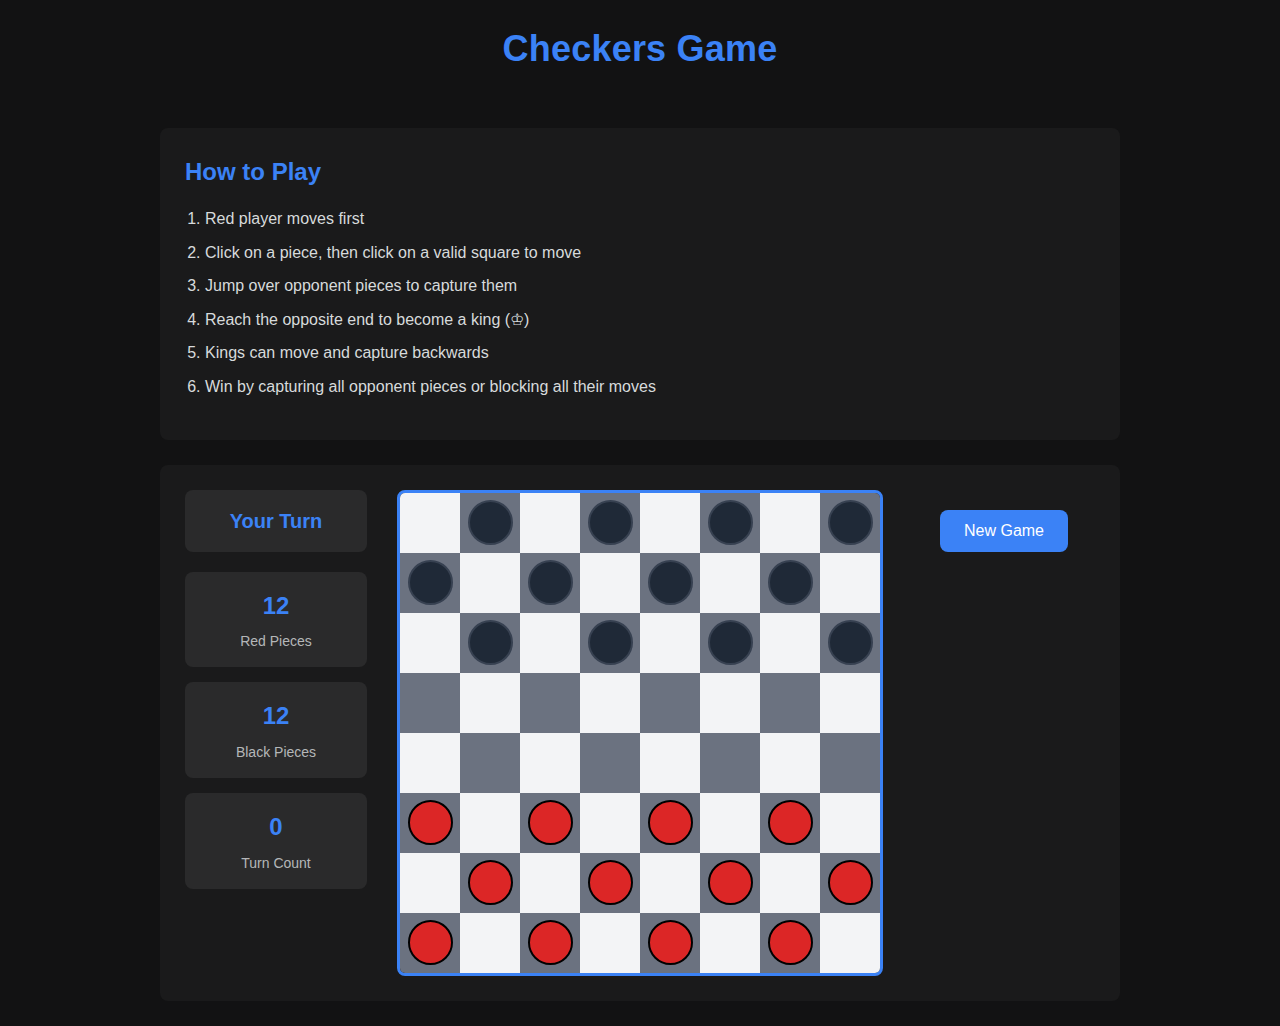
<file: checkers/checkers.html>
<!DOCTYPE html>
<html lang="en">

<head>
    <meta charset="UTF-8">
    <meta name="viewport" content="width=device-width, initial-scale=1.0">
    <title>Checkers Game</title>
    <script src="checkers.js"></script>
    <link rel="stylesheet" href="checkers.css">
</head>

<body>
    <header>
        <h1>Checkers Game</h1>
    </header>

    <div class="container">
        <div class="section instructions">
            <h2>How to Play</h2>
            <ol>
                <li>Red player moves first</li>
                <li>Click on a piece, then click on a valid square to move</li>
                <li>Jump over opponent pieces to capture them</li>
                <li>Reach the opposite end to become a king (♔)</li>
                <li>Kings can move and capture backwards</li>
                <li>Win by capturing all opponent pieces or blocking all their moves</li>
            </ol>
        </div>

        <div class="section game-area">
            <div class="game-info">
                <div id="current-player" class="current-player">Red Player's Turn</div>
                <div class="stats">
                    <div class="stat">
                        <div id="red-pieces" class="stat-value">12</div>
                        <div class="stat-label">Red Pieces</div>
                    </div>
                    <div class="stat">
                        <div id="black-pieces" class="stat-value">12</div>
                        <div class="stat-label">Black Pieces</div>
                    </div>
                    <div class="stat">
                        <div id="turn-count" class="stat-value">0</div>
                        <div class="stat-label">Turn Count</div>
                    </div>
                </div>
            </div>

            <div class="board-container">
                <div id="board" class="board"></div>
            </div>

            <div class="game-info">
                <div class="controls">
                    <button id="new-game" class="btn">New Game</button>
                </div>
            </div>
        </div>
    </div>

    <div id="game-over" class="game-over hidden">
        <div class="game-over-content">
            <h2 id="winner-text">Game Over!</h2>
            <p id="winner-message">Red Wins!</p>
            <button onclick="newGame()" class="btn">Play Again</button>
        </div>
    </div>

    <script>

    </script>
</body>

</html>
</file>
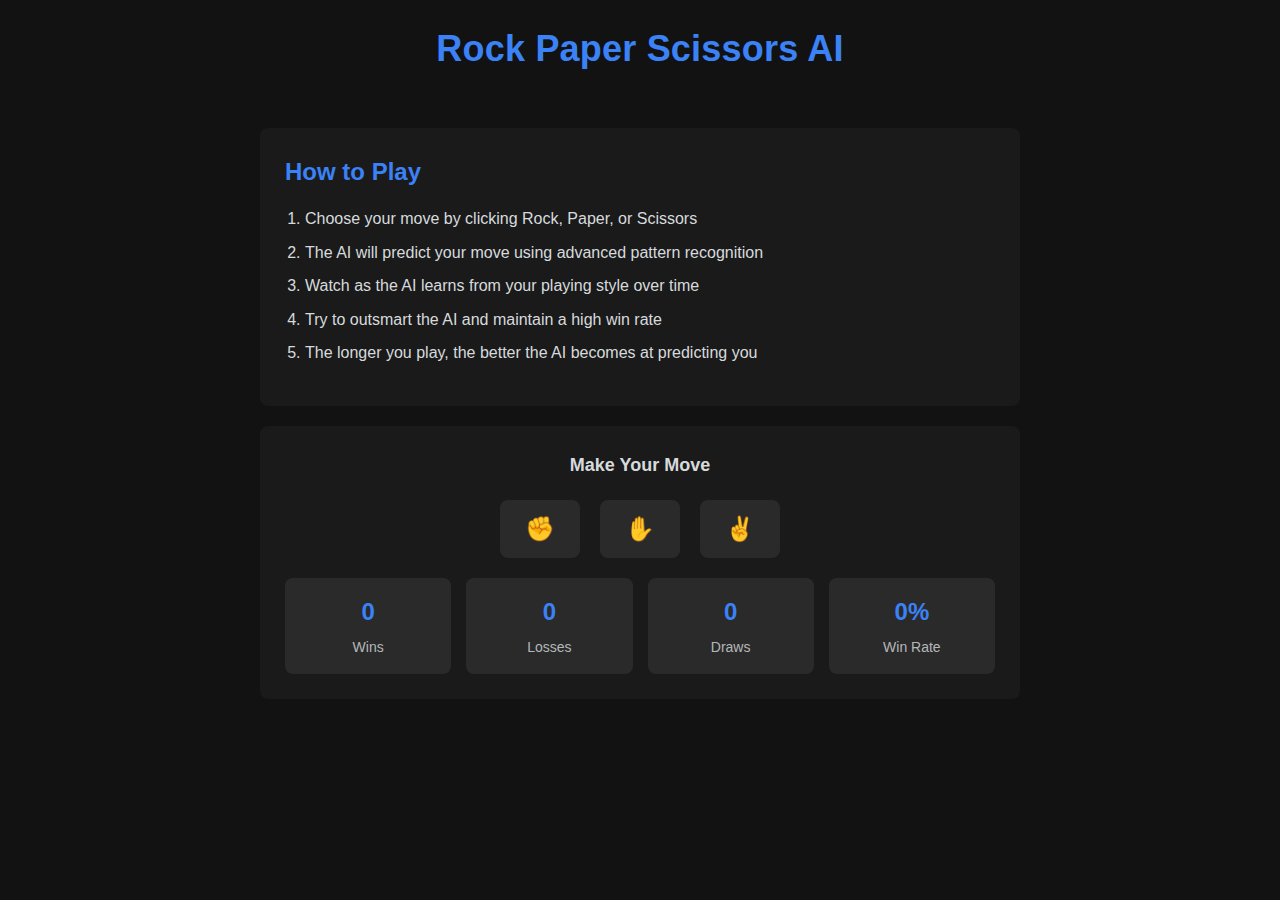
<file: rps/rps.html>
<!DOCTYPE html>
<html lang="en">
<head>
    <meta charset="UTF-8">
    <meta name="viewport" content="width=device-width, initial-scale=1.0">
    <title>Rock Paper Scissors AI</title>
    <script src="main.js"></script>
    <link rel="stylesheet" href="styles.css">
</head>
<body>
    <header>
        <h1>Rock Paper Scissors AI</h1>
    </header>

    <div class="container">
        <div class="section instructions">
            <h2>How to Play</h2>
            <ol>
                <li>Choose your move by clicking Rock, Paper, or Scissors</li>
                <li>The AI will predict your move using advanced pattern recognition</li>
                <li>Watch as the AI learns from your playing style over time</li>
                <li>Try to outsmart the AI and maintain a high win rate</li>
                <li>The longer you play, the better the AI becomes at predicting you</li>
            </ol>
        </div>

        <div class="section game-controls">
            <h3>Make Your Move</h3>
            <div class="choices">
                <button class="choice" data-choice="r">✊</button>
                <button class="choice" data-choice="p">✋</button>
                <button class="choice" data-choice="s">✌️</button>
            </div>

            <div id="moves-display" class="moves-display hidden">
                <div class="move">
                    <div id="player-move" class="move-emoji"></div>
                    <div class="move-label">You</div>
                </div>
                <div class="vs">VS</div>
                <div class="move">
                    <div id="ai-move" class="move-emoji"></div>
                    <div class="move-label">AI</div>
                </div>
            </div>

            <div class="result">
                <div id="result-text" class="result-text"></div>
            </div>

            <div class="stats">
                <div class="stat">
                    <div id="wins" class="stat-value">0</div>
                    <div class="stat-label">Wins</div>
                </div>
                <div class="stat">
                    <div id="losses" class="stat-value">0</div>
                    <div class="stat-label">Losses</div>
                </div>
                <div class="stat">
                    <div id="draws" class="stat-value">0</div>
                    <div class="stat-label">Draws</div>
                </div>
                <div class="stat">
                    <div id="win-rate" class="stat-value">0%</div>
                    <div class="stat-label">Win Rate</div>
                </div>
            </div>
        </div>
    </div>
</body>
</html>
</file>
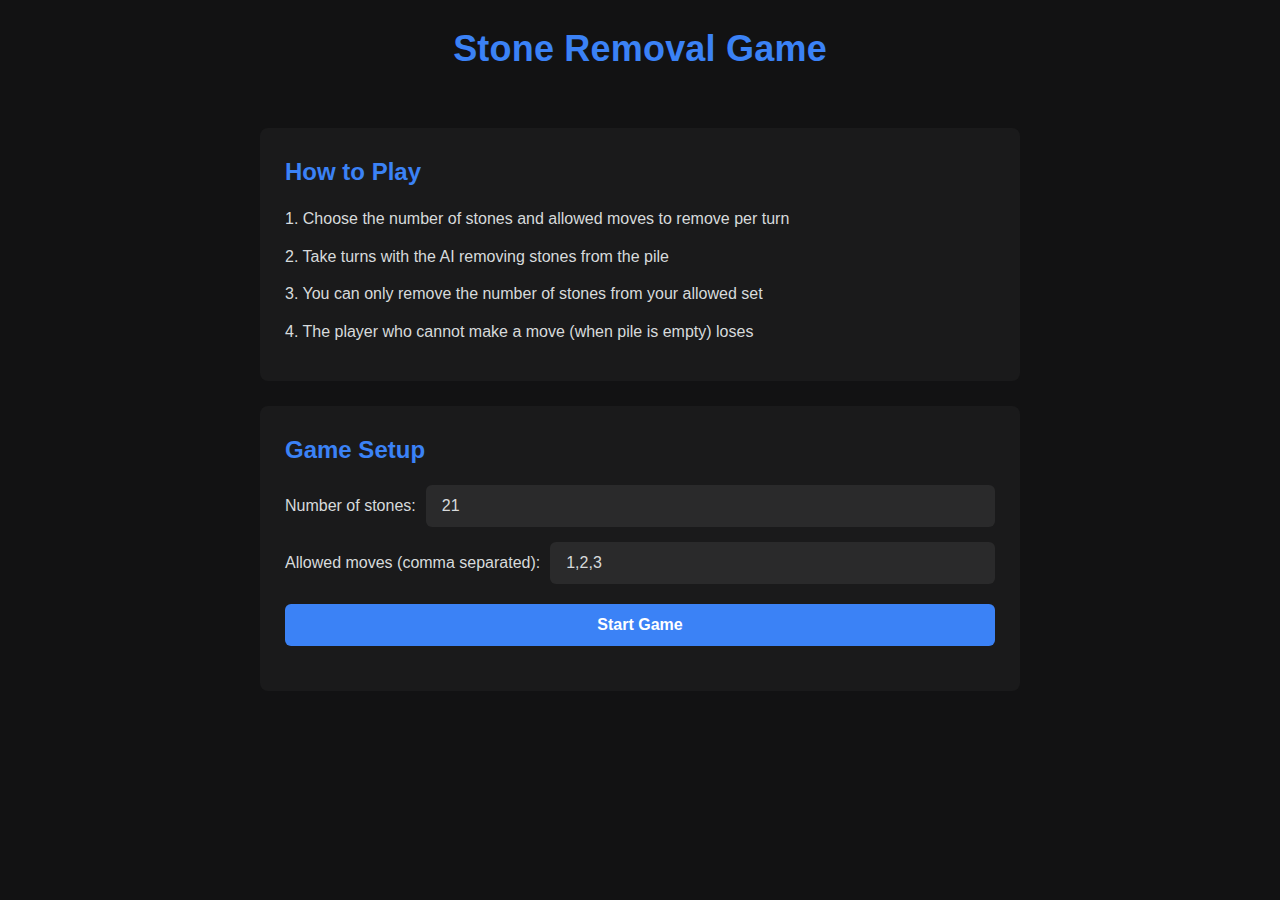
<file: stones/stones.html>
<!DOCTYPE html>
<html lang="en">
<head>
    <meta charset="UTF-8">
    <meta name="viewport" content="width=device-width, initial-scale=1.0">
    <title>Stone Removal Game</title>
    <script src="main.js"></script>
    <link rel="stylesheet" href="styles.css">
</head>
<body>
    <header>
        <h1>Stone Removal Game</h1>
    </header>

    <div class="container">
        <div class="section instructions">
            <h2>How to Play</h2>
            <p>1. Choose the number of stones and allowed moves to remove per turn</p>
            <p>2. Take turns with the AI removing stones from the pile</p>
            <p>3. You can only remove the number of stones from your allowed set</p>
            <p>4. The player who cannot make a move (when pile is empty) loses</p>
        </div>

        <div id="setup-section" class="section">
            <h2>Game Setup</h2>
            <div class="setup-row">
                <label for="stone-count">Number of stones:</label>
                <input type="number" id="stone-count" min="1" max="50" value="21">
            </div>
            <div class="setup-row">
                <label for="allowed-moves">Allowed moves (comma separated):</label>
                <input type="text" id="allowed-moves" value="1,2,3" placeholder="e.g., 1,2,3">
            </div>
            <div class="controls-grid">
                <button id="start-game-btn">Start Game</button>
            </div>
        </div>

        <div id="game-section" class="section hidden">
            <div class="stone-counter" id="stone-counter">Stones: 0</div>
            <div class="stone-pile" id="stone-pile"></div>
            
            <div id="game-status" class="game-status">Ready to play!</div>
            
            <div id="last-move" class="last-move hidden">
                <span id="last-move-text">No moves yet</span>
            </div>
            
            <div id="coin-toss-section">
                <div class="controls-grid">
                    <button id="coin-toss-btn">Flip Coin (Who Goes First)</button>
                </div>
            </div>

            <div id="player-turn" class="hidden">
                <div class="player-controls">
                    <label for="move-select">Remove stones:</label>
                    <select id="move-select"></select>
                    <button id="make-move-btn">Make Move</button>
                </div>
            </div>

            <div class="controls-grid">
                <button id="new-game-btn">New Game</button>
            </div>
        </div>
    </div>
</body>
</html>
</file>
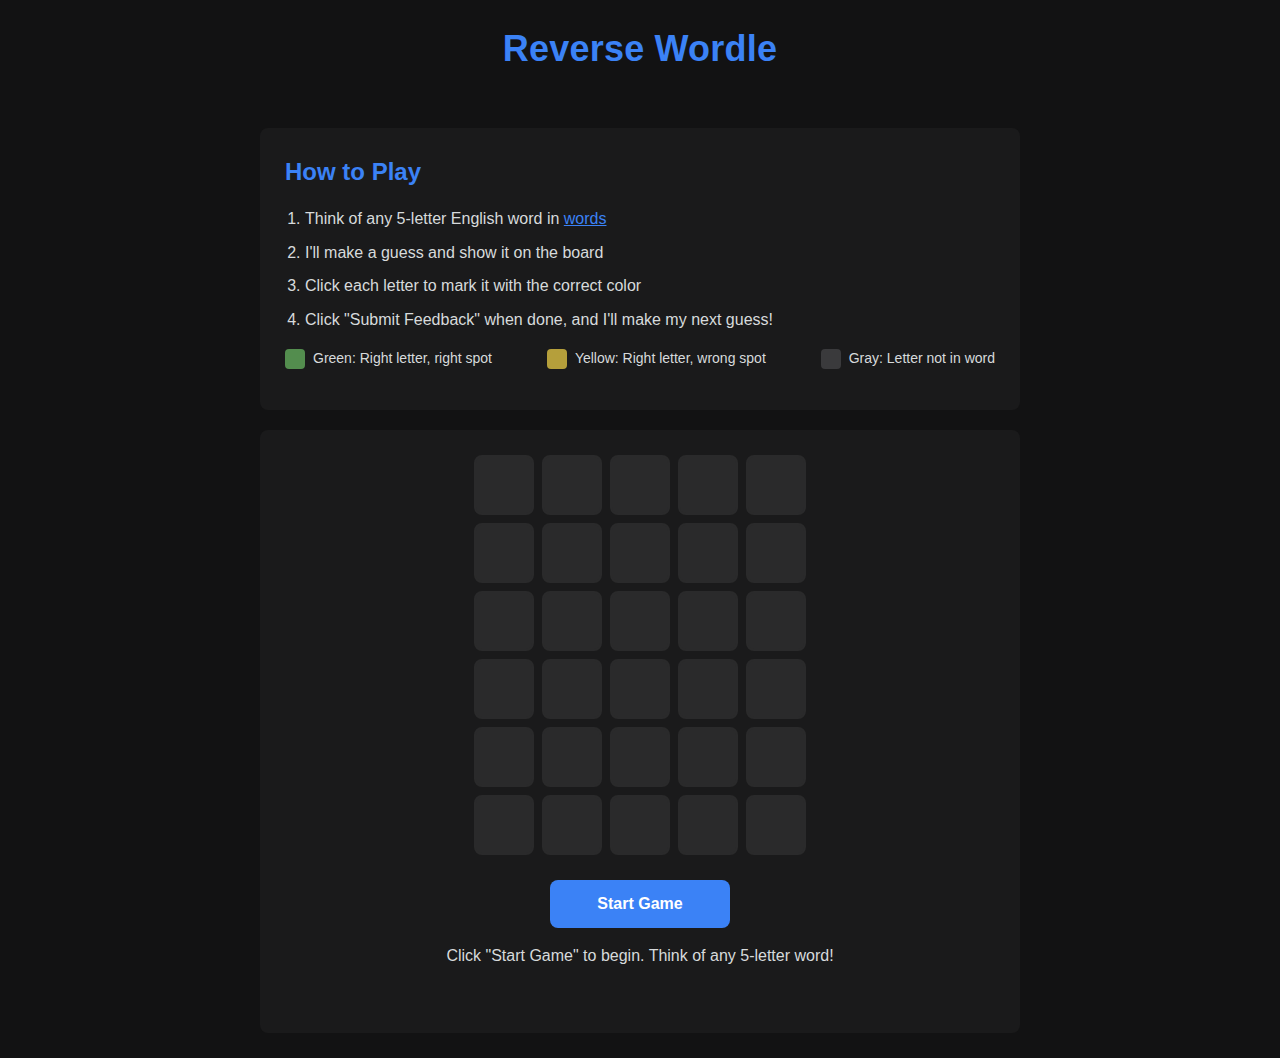
<file: wordle/wordle.html>
<!DOCTYPE html>
<html lang="en">
<head>
    <meta charset="UTF-8">
    <meta name="viewport" content="width=device-width, initial-scale=1.0">
    <title>Reverse Wordle</title>
    <link rel="stylesheet" href="styles.css">
    <script src="main.js"></script>
</head>
<body>
    <header>
        <h1>Reverse Wordle</h1>
    </header>

    <div class="container">
        <div class="section instructions">
            <h2>How to Play</h2>
            <ol>
                <li>Think of any 5-letter English word in <a href="https://github.com/S-Gemmin/valid-words/tree/main" class="primary-link">words</a></li>
                <li>I'll make a guess and show it on the board</li>
                <li>Click each letter to mark it with the correct color</li>
                <li>Click "Submit Feedback" when done, and I'll make my next guess!</li>
            </ol>
            
            <div class="color-guide">
                <div class="color-item">
                    <div class="color-sample correct"></div>
                    <span>Green: Right letter, right spot</span>
                </div>
                <div class="color-item">
                    <div class="color-sample present"></div>
                    <span>Yellow: Right letter, wrong spot</span>
                </div>
                <div class="color-item">
                    <div class="color-sample absent"></div>
                    <span>Gray: Letter not in word</span>
                </div>
            </div>
        </div>

        <div class="section game-controls">
            <div class="board" id="board">
                <!-- Game board will be generated here -->
            </div>

            <div class="controls">
                <button class="button" id="startBtn">Start Game</button>
                <button class="button" id="submitBtn" style="display: none;">Submit Feedback</button>
                <button class="button secondary" id="aiInfoBtn" style="display: none;">Show AI Logic</button>
            </div>

            <div class="ai-info" id="aiInfo">
                <h4>AI Reasoning</h4>
                <p>I use information theory to pick the best guess. I calculate which word will give me the most information on average, helping me eliminate the most possibilities with each guess.</p>
                <p id="aiStats"></p>
            </div>

            <div class="status" id="status">
                Click "Start Game" to begin. Think of any 5-letter word!
            </div>
        </div>
    </div>

    <div class="modal" id="gameModal">
        <div class="modal-content">
            <h2 id="modalTitle">Game Over</h2>
            <p id="modalText">Result text here</p>
            <button class="button" id="newGameBtn">Play Again</button>
        </div>
    </div>
</body>
</html>
</file>
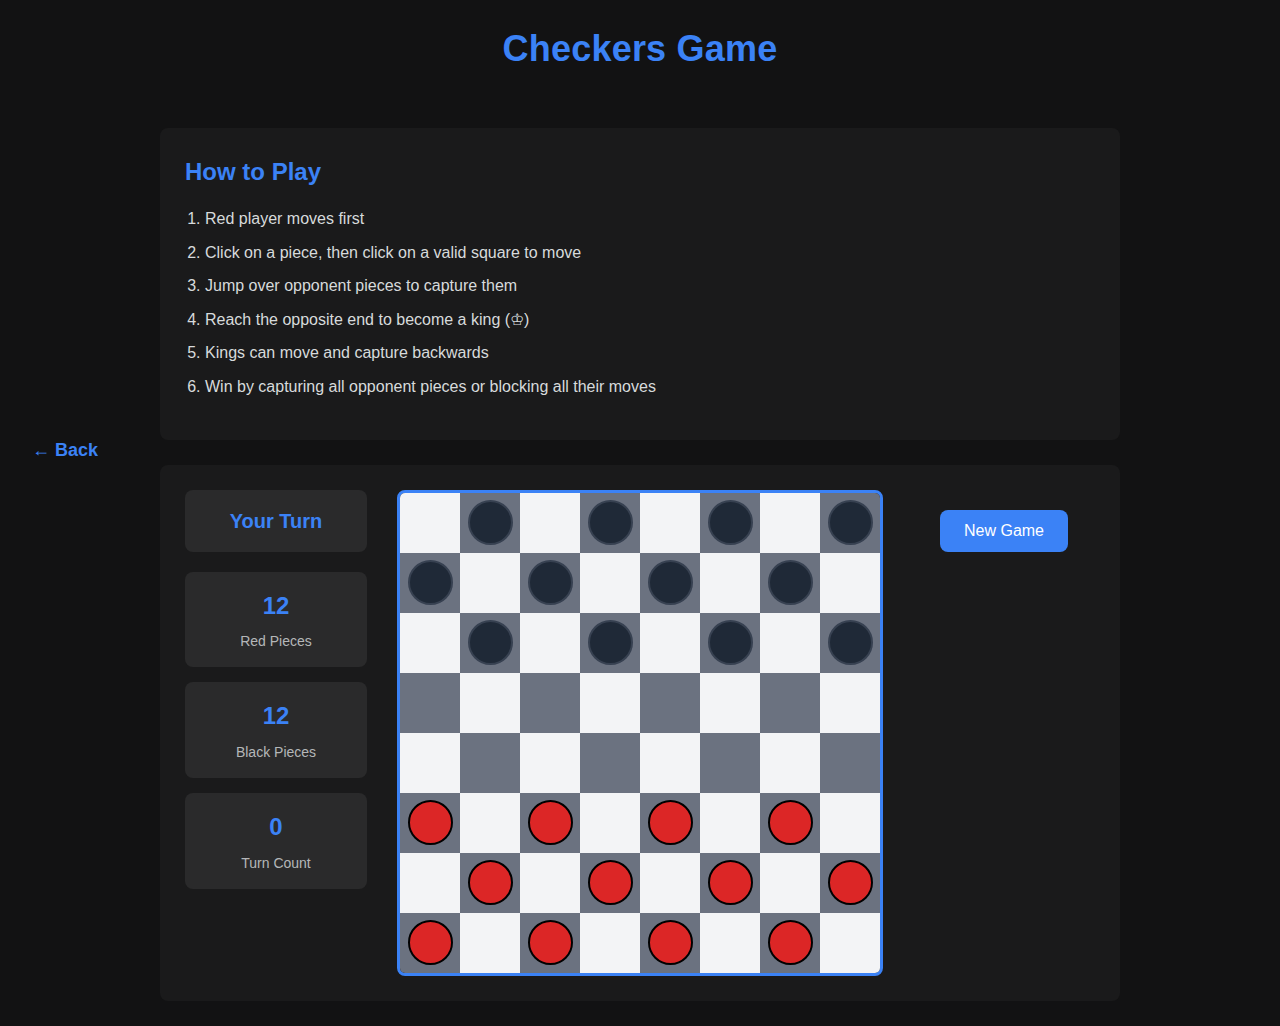
<file: games/checkers/checkers.html>
<!DOCTYPE html>
<html lang="en">

<head>
    <meta charset="UTF-8">
    <meta name="viewport" content="width=device-width, initial-scale=1.0">
    <title>Checkers Game</title>
    <script src="checkers.js"></script>
    <link rel="stylesheet" href="checkers.css">
    <link rel="stylesheet" href="../../assets/global.css">
    <link rel="icon" href="../../assets/icon.png" type="image/png">
</head>

<body>
    <header>
        <a href="../../index.html" class="back-button">← Back</a>
        <h1>Checkers Game</h1>
    </header>

    <div class="container">
        <div class="section instructions">
            <h2>How to Play</h2>
            <ol>
                <li>Red player moves first</li>
                <li>Click on a piece, then click on a valid square to move</li>
                <li>Jump over opponent pieces to capture them</li>
                <li>Reach the opposite end to become a king (♔)</li>
                <li>Kings can move and capture backwards</li>
                <li>Win by capturing all opponent pieces or blocking all their moves</li>
            </ol>
        </div>

        <div class="section game-area">
            <div class="game-info">
                <div id="current-player" class="current-player">Red Player's Turn</div>
                <div class="stats">
                    <div class="stat">
                        <div id="red-pieces" class="stat-value">12</div>
                        <div class="stat-label">Red Pieces</div>
                    </div>
                    <div class="stat">
                        <div id="black-pieces" class="stat-value">12</div>
                        <div class="stat-label">Black Pieces</div>
                    </div>
                    <div class="stat">
                        <div id="turn-count" class="stat-value">0</div>
                        <div class="stat-label">Turn Count</div>
                    </div>
                </div>
            </div>

            <div class="board-container">
                <div id="board" class="board"></div>
            </div>

            <div class="game-info">
                <div class="controls">
                    <button id="new-game" class="btn">New Game</button>
                </div>
            </div>
        </div>
    </div>

    <div id="game-over" class="game-over hidden">
        <div class="game-over-content">
            <h2 id="winner-text">Game Over!</h2>
            <p id="winner-message">Red Wins!</p>
            <button onclick="newGame()" class="btn">Play Again</button>
        </div>
    </div>

    <script>

    </script>
</body>

</html>
</file>
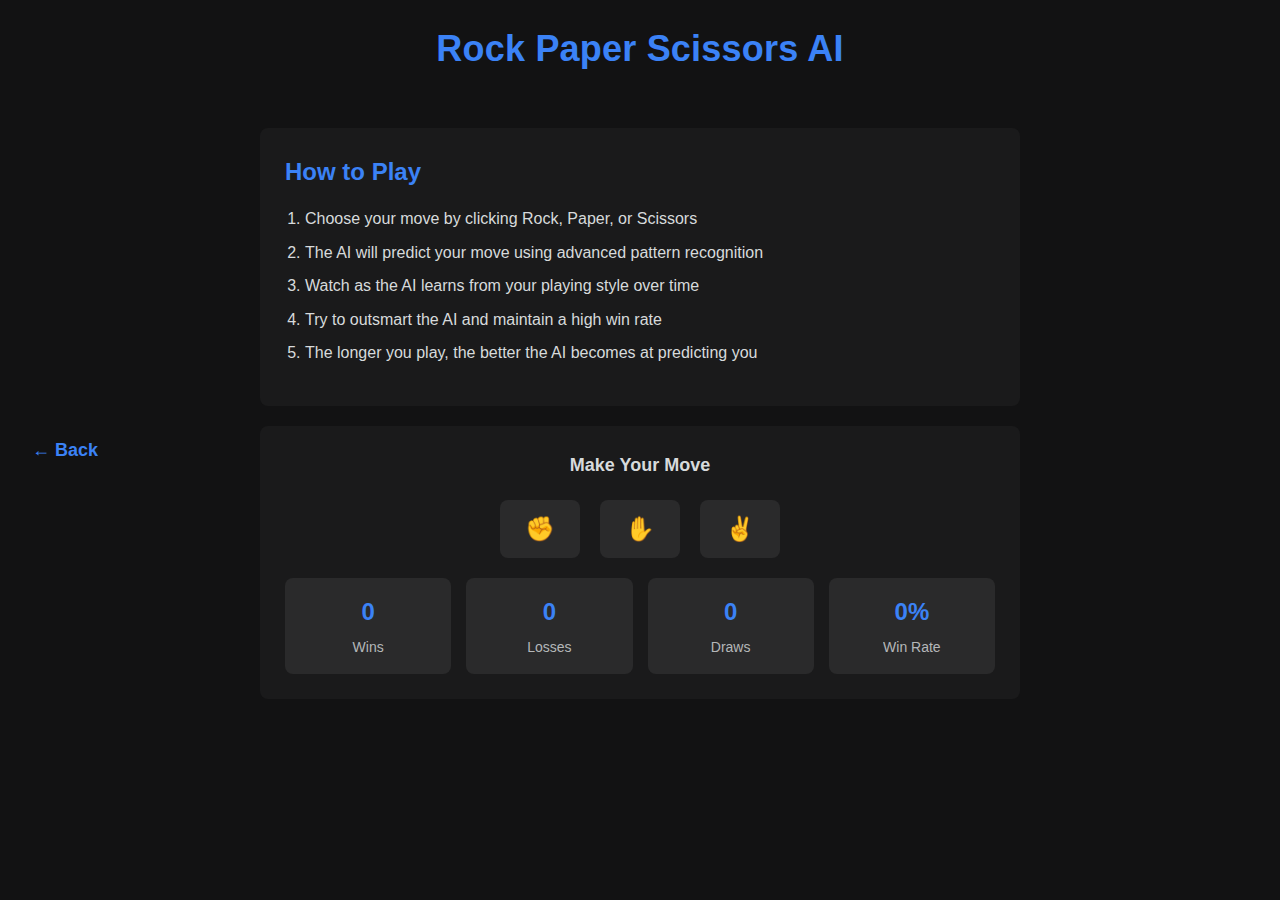
<file: games/rps/rps.html>
<!DOCTYPE html>
<html lang="en">
<head>
    <meta charset="UTF-8">
    <meta name="viewport" content="width=device-width, initial-scale=1.0">
    <title>Rock Paper Scissors AI</title>
    <script src="rps.js"></script>
    <link rel="stylesheet" href="rps.css">
    <link rel="stylesheet" href="../../assets/global.css">
    <link rel="icon" href="../../assets/icon.png" type="image/png">
</head>
<body>
    <header>
        <a href="../../index.html" class="back-button">← Back</a>
        <h1>Rock Paper Scissors AI</h1>
    </header>

    <div class="container">
        <div class="section instructions">
            <h2>How to Play</h2>
            <ol>
                <li>Choose your move by clicking Rock, Paper, or Scissors</li>
                <li>The AI will predict your move using advanced pattern recognition</li>
                <li>Watch as the AI learns from your playing style over time</li>
                <li>Try to outsmart the AI and maintain a high win rate</li>
                <li>The longer you play, the better the AI becomes at predicting you</li>
            </ol>
        </div>

        <div class="section game-controls">
            <h3>Make Your Move</h3>
            <div class="choices">
                <button class="choice" data-choice="r">✊</button>
                <button class="choice" data-choice="p">✋</button>
                <button class="choice" data-choice="s">✌️</button>
            </div>

            <div id="moves-display" class="moves-display hidden">
                <div class="move">
                    <div id="player-move" class="move-emoji"></div>
                    <div class="move-label">You</div>
                </div>
                <div class="vs">VS</div>
                <div class="move">
                    <div id="ai-move" class="move-emoji"></div>
                    <div class="move-label">AI</div>
                </div>
            </div>

            <div class="result">
                <div id="result-text" class="result-text"></div>
            </div>

            <div class="stats">
                <div class="stat">
                    <div id="wins" class="stat-value">0</div>
                    <div class="stat-label">Wins</div>
                </div>
                <div class="stat">
                    <div id="losses" class="stat-value">0</div>
                    <div class="stat-label">Losses</div>
                </div>
                <div class="stat">
                    <div id="draws" class="stat-value">0</div>
                    <div class="stat-label">Draws</div>
                </div>
                <div class="stat">
                    <div id="win-rate" class="stat-value">0%</div>
                    <div class="stat-label">Win Rate</div>
                </div>
            </div>
        </div>
    </div>
</body>
</html>
</file>
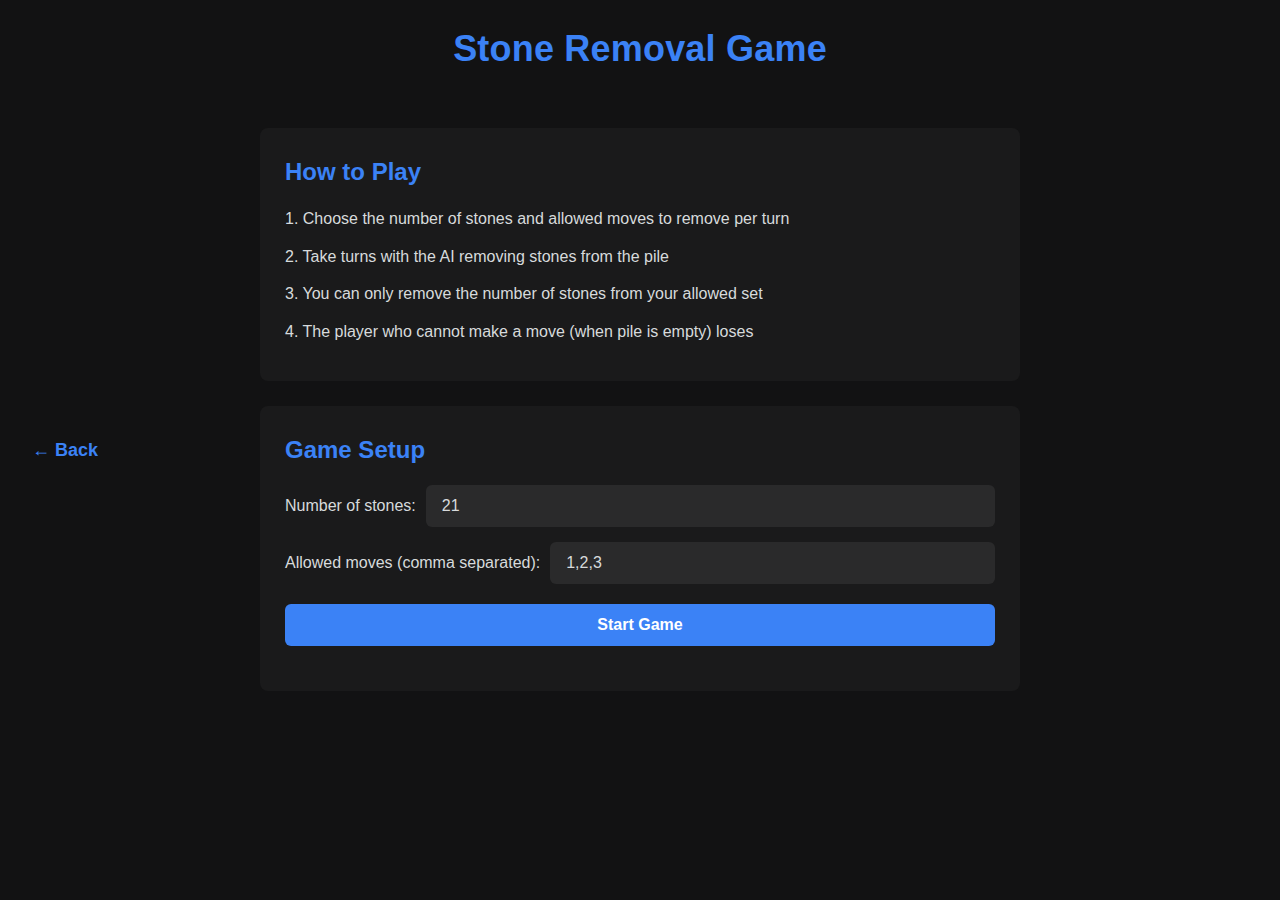
<file: games/stones/stones.html>
<!DOCTYPE html>
<html lang="en">
<head>
    <meta charset="UTF-8">
    <meta name="viewport" content="width=device-width, initial-scale=1.0">
    <title>Stone Removal Game</title>
    <script src="stones.js"></script>
    <link rel="stylesheet" href="stones.css">
    <link rel="stylesheet" href="../../assets/global.css">
    <link rel="icon" href="../../assets/icon.png" type="image/png">
</head>
<body>
    <header>
        <a href="../../index.html" class="back-button">← Back</a>
        <h1>Stone Removal Game</h1>
    </header>

    <div class="container">
        <div class="section instructions">
            <h2>How to Play</h2>
            <p>1. Choose the number of stones and allowed moves to remove per turn</p>
            <p>2. Take turns with the AI removing stones from the pile</p>
            <p>3. You can only remove the number of stones from your allowed set</p>
            <p>4. The player who cannot make a move (when pile is empty) loses</p>
        </div>

        <div id="setup-section" class="section">
            <h2>Game Setup</h2>
            <div class="setup-row">
                <label for="stone-count">Number of stones:</label>
                <input type="number" id="stone-count" min="1" max="50" value="21">
            </div>
            <div class="setup-row">
                <label for="allowed-moves">Allowed moves (comma separated):</label>
                <input type="text" id="allowed-moves" value="1,2,3" placeholder="e.g., 1,2,3">
            </div>
            <div class="controls-grid">
                <button id="start-game-btn">Start Game</button>
            </div>
        </div>

        <div id="game-section" class="section hidden">
            <div class="stone-counter" id="stone-counter">Stones: 0</div>
            <div class="stone-pile" id="stone-pile"></div>
            
            <div id="game-status" class="game-status">Ready to play!</div>
            
            <div id="last-move" class="last-move hidden">
                <span id="last-move-text">No moves yet</span>
            </div>
            
            <div id="coin-toss-section">
                <div class="controls-grid">
                    <button id="coin-toss-btn">Flip Coin (Who Goes First)</button>
                </div>
            </div>

            <div id="player-turn" class="hidden">
                <div class="player-controls">
                    <label for="move-select">Remove stones:</label>
                    <select id="move-select"></select>
                    <button id="make-move-btn">Make Move</button>
                </div>
            </div>

            <div class="controls-grid">
                <button id="new-game-btn">New Game</button>
            </div>
        </div>
    </div>
</body>
</html>
</file>
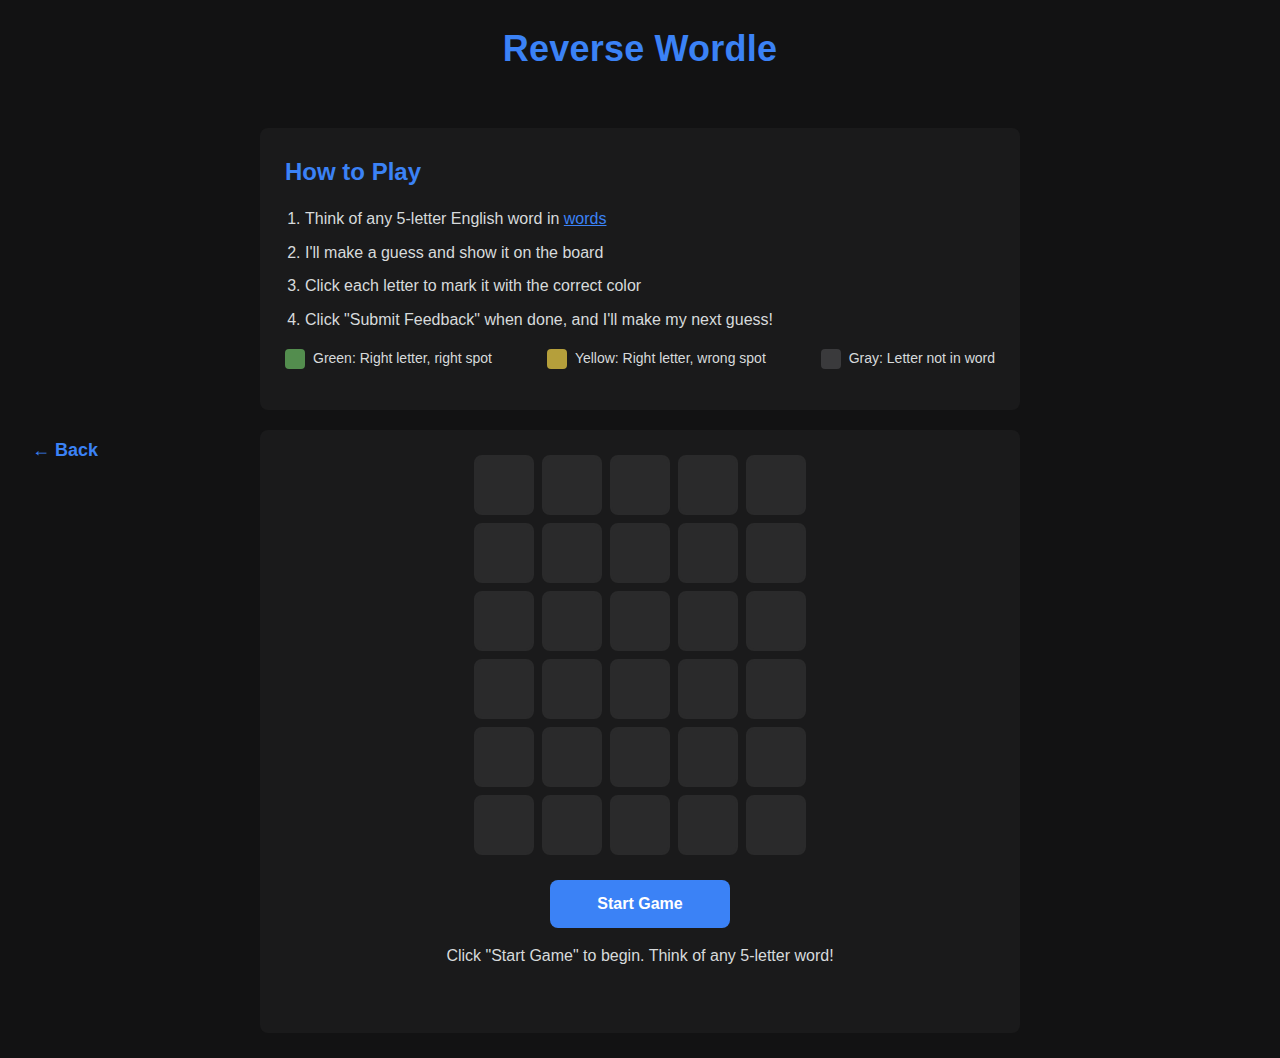
<file: games/wordle/wordle.html>
<!DOCTYPE html>
<html lang="en">
<head>
    <meta charset="UTF-8">
    <meta name="viewport" content="width=device-width, initial-scale=1.0">
    <title>Reverse Wordle</title>
    <script src="wordle.js"></script>
    <link rel="stylesheet" href="wordle.css">
    <link rel="stylesheet" href="../../assets/global.css">
    <link rel="icon" href="../../assets/icon.png" type="image/png">
</head>
<body>
    <header>
        <a href="../../index.html" class="back-button">← Back</a>
        <h1>Reverse Wordle</h1>
    </header>

    <div class="container">
        <div class="section instructions">
            <h2>How to Play</h2>
            <ol>
                <li>Think of any 5-letter English word in <a href="https://github.com/S-Gemmin/ai-game-lab" class="primary-link">words</a></li>
                <li>I'll make a guess and show it on the board</li>
                <li>Click each letter to mark it with the correct color</li>
                <li>Click "Submit Feedback" when done, and I'll make my next guess!</li>
            </ol>
            
            <div class="color-guide">
                <div class="color-item">
                    <div class="color-sample correct"></div>
                    <span>Green: Right letter, right spot</span>
                </div>
                <div class="color-item">
                    <div class="color-sample present"></div>
                    <span>Yellow: Right letter, wrong spot</span>
                </div>
                <div class="color-item">
                    <div class="color-sample absent"></div>
                    <span>Gray: Letter not in word</span>
                </div>
            </div>
        </div>

        <div class="section game-controls">
            <div class="board" id="board">
                <!-- Game board will be generated here -->
            </div>

            <div class="controls">
                <button class="button" id="startBtn">Start Game</button>
                <button class="button" id="submitBtn" style="display: none;">Submit Feedback</button>
                <button class="button secondary" id="aiInfoBtn" style="display: none;">Show AI Logic</button>
            </div>

            <div class="ai-info" id="aiInfo">
                <h4>AI Reasoning</h4>
                <p>I use information theory to pick the best guess. I calculate which word will give me the most information on average, helping me eliminate the most possibilities with each guess.</p>
                <p id="aiStats"></p>
            </div>

            <div class="status" id="status">
                Click "Start Game" to begin. Think of any 5-letter word!
            </div>
        </div>
    </div>

    <div class="modal" id="gameModal">
        <div class="modal-content">
            <h2 id="modalTitle">Game Over</h2>
            <p id="modalText">Result text here</p>
            <button class="button" id="newGameBtn">Play Again</button>
        </div>
    </div>
</body>
</html>
</file>
<file: checkers/checkers.css>
:root {
    --bg-color: #121213;
    --text-color: #d7dadc;
    --primary-color: #3B82F6;
    --secondary-bg: #1a1a1b;
    --hover-color: #2a2a2b;
    --red-piece: #dc2626;
    --black-piece: #1f2937;
    --light-square: #f3f4f6;
    --dark-square: #6b7280;
}

* {
    margin: 0;
    padding: 0;
    box-sizing: border-box;
}

body {
    font-family: 'Arial', sans-serif;
    background-color: var(--bg-color);
    color: var(--text-color);
    min-height: 100vh;
    display: flex;
    flex-direction: column;
    align-items: center;
    line-height: 1.6;
}

header {
    width: 100%;
    padding: 20px 0;
    text-align: center;
    margin-bottom: 30px;
}

h1 {
    font-size: 36px;
    font-weight: 700;
    letter-spacing: 0.2px;
    margin: 0;
    color: var(--primary-color);
}

.container {
    max-width: 1000px;
    width: 90%;
    padding: 0 20px;
}

.section {
    background-color: var(--secondary-bg);
    padding: 25px;
    margin-bottom: 25px;
    border-radius: 8px;
}

h2 {
    color: var(--primary-color);
    margin-bottom: 15px;
    font-size: 24px;
}

.instructions ol {
    padding-left: 20px;
    margin-bottom: 15px;
}

.instructions li {
    margin-bottom: 8px;
}

.game-area {
    display: grid;
    grid-template-columns: 1fr auto 1fr;
    gap: 30px;
    align-items: start;
}

.game-info {
    text-align: center;
}

.current-player {
    font-size: 20px;
    font-weight: bold;
    margin-bottom: 20px;
    padding: 15px;
    background-color: var(--hover-color);
    border-radius: 8px;
    color: var(--primary-color);
}

.board-container {
    display: flex;
    justify-content: center;
}

.board {
    display: grid;
    grid-template-columns: repeat(8, 60px);
    grid-template-rows: repeat(8, 60px);
    gap: 0;
    border: 3px solid var(--primary-color);
    border-radius: 8px;
    overflow: hidden;
}

.square {
    width: 60px;
    height: 60px;
    display: flex;
    align-items: center;
    justify-content: center;
    cursor: pointer;
    position: relative;
}

.square.light {
    background-color: var(--light-square);
}

.square.dark {
    background-color: var(--dark-square);
}

.square.selected {
    background-color: var(--primary-color) !important;
}

.square.valid-move {
    background-color: #22c55e !important;
}

.piece {
    width: 45px;
    height: 45px;
    border-radius: 50%;
    border: 2px solid #000;
    display: flex;
    align-items: center;
    justify-content: center;
    font-size: 18px;
    font-weight: bold;
    cursor: pointer;
    transition: transform 0.2s ease;
}

.piece:hover {
    transform: scale(1.1);
}

.piece.red {
    background-color: var(--red-piece);
    color: white;
}

.piece.black {
    background-color: var(--black-piece);
    color: white;
    border-color: #374151;
}

.piece.king::after {
    content: '♔';
}

.stats {
    display: grid;
    grid-template-columns: 1fr;
    gap: 15px;
}

.stat {
    text-align: center;
    padding: 15px;
    background-color: var(--hover-color);
    border-radius: 8px;
}

.stat-value {
    font-size: 24px;
    font-weight: bold;
    color: var(--primary-color);
}

.stat-label {
    font-size: 14px;
    opacity: 0.8;
    margin-top: 5px;
}

.controls {
    text-align: center;
    margin-top: 20px;
}

.btn {
    background-color: var(--primary-color);
    color: white;
    padding: 12px 24px;
    border: none;
    border-radius: 8px;
    cursor: pointer;
    font-size: 16px;
    transition: all 0.3s ease;
}

.btn:hover {
    background-color: #2563eb;
    transform: translateY(-2px);
}

.game-over {
    position: fixed;
    top: 0;
    left: 0;
    width: 100%;
    height: 100%;
    background-color: rgba(0, 0, 0, 0.8);
    display: flex;
    align-items: center;
    justify-content: center;
    z-index: 1000;
}

.game-over-content {
    background-color: var(--secondary-bg);
    padding: 30px;
    border-radius: 12px;
    text-align: center;
    border: 2px solid var(--primary-color);
}

.game-over h2 {
    font-size: 32px;
    margin-bottom: 15px;
}

.game-over p {
    font-size: 18px;
    margin-bottom: 20px;
}

.hidden {
    display: none;
}

@media (max-width: 768px) {
    .game-area {
        grid-template-columns: 1fr;
        text-align: center;
    }

    .board {
        grid-template-columns: repeat(8, 45px);
        grid-template-rows: repeat(8, 45px);
    }

    .square {
        width: 45px;
        height: 45px;
    }

    .piece {
        width: 35px;
        height: 35px;
        font-size: 14px;
    }
}
</file>
<file: rps/styles.css>
:root {
    --bg-color: #121213;
    --text-color: #d7dadc;
    --primary-color: #3B82F6;
    --secondary-bg: #1a1a1b;
    --hover-color: #2a2a2b;
}

* {
    margin: 0;
    padding: 0;
    box-sizing: border-box;
}

body {
    font-family: 'Arial', sans-serif;
    background-color: var(--bg-color);
    color: var(--text-color);
    min-height: 100vh;
    display: flex;
    flex-direction: column;
    align-items: center;
    line-height: 1.6;
}

header {
    width: 100%;
    padding: 20px 0;
    text-align: center;
    margin-bottom: 30px;
}

h1 {
    font-size: 36px;
    font-weight: 700;
    letter-spacing: 0.2px;
    margin: 0;
    color: var(--primary-color);
}

.container {
    max-width: 800px;
    width: 90%;
    padding: 0 20px;
}

.section {
    background-color: var(--secondary-bg);
    padding: 25px;
    margin-bottom: 25px;
    border-radius: 8px;
}

h2 {
    color: var(--primary-color);
    margin-bottom: 15px;
    font-size: 24px;
}

h3 {
    color: var(--text-color);
    margin-bottom: 12px;
    font-size: 18px;
}

.instructions {
    margin-bottom: 20px;
}

.instructions ol {
    padding-left: 20px;
    margin-bottom: 15px;
}

.instructions li {
    margin-bottom: 8px;
}

.model-explanation ol {
    padding-left: 20px;
}

.model-explanation li {
    margin-bottom: 10px;
}

.game-controls {
    text-align: center;
    margin-bottom: 20px;
}

.choices {
    display: flex;
    justify-content: center;
    gap: 20px;
    margin: 20px 0;
}

.choice {
    background-color: var(--hover-color);
    color: var(--text-color);
    padding: 15px 25px;
    font-size: 24px;
    cursor: pointer;
    border-radius: 8px;
    transition: all 0.3s ease;
    border: none;
    min-width: 80px;
}

.choice:hover {
    background-color: var(--primary-color);
    transform: translateY(-2px);
}

.moves-display {
    display: flex;
    justify-content: space-around;
    align-items: center;
    margin: 30px 0;
    padding: 20px;
    background-color: var(--hover-color);
    border-radius: 8px;
}

.move {
    text-align: center;
}

.move-emoji {
    font-size: 48px;
    margin-bottom: 10px;
}

.move-label {
    font-size: 16px;
    opacity: 0.8;
}

.vs {
    font-size: 24px;
    font-weight: bold;
    color: var(--primary-color);
}

.result {
    text-align: center;
    margin: 20px 0;
}

.result-text {
    font-size: 24px;
    font-weight: bold;
    color: var(--primary-color);
    margin-bottom: 15px;
}

.stats {
    display: grid;
    grid-template-columns: repeat(auto-fit, minmax(120px, 1fr));
    gap: 15px;
    margin-top: 20px;
}

.stat {
    text-align: center;
    padding: 15px;
    background-color: var(--hover-color);
    border-radius: 8px;
}

.stat-value {
    font-size: 24px;
    font-weight: bold;
    color: var(--primary-color);
}

.stat-label {
    font-size: 14px;
    opacity: 0.8;
    margin-top: 5px;
}

.hidden {
    display: none;
}

@media (max-width: 600px) {
    .choices {
        flex-direction: column;
        align-items: center;
    }

    .moves-display {
        flex-direction: column;
        gap: 20px;
    }

    .vs {
        order: 2;
    }
}
</file>
<file: stones/styles.css>
:root {
    --bg-color: #121213;
    --text-color: #d7dadc;
    --primary-color: #3B82F6;
    --secondary-bg: #1a1a1b;
    --hover-color: #2a2a2b;
}

* {
    margin: 0;
    padding: 0;
    box-sizing: border-box;
}

body {
    font-family: 'Arial', sans-serif;
    background-color: var(--bg-color);
    color: var(--text-color);
    min-height: 100vh;
    display: flex;
    flex-direction: column;
    align-items: center;
    line-height: 1.6;
}

header {
    width: 100%;
    padding: 20px 0;
    text-align: center;
    margin-bottom: 30px;
}

h1 {
    font-size: 36px;
    font-weight: 700;
    letter-spacing: 0.2px;
    margin: 0;
    color: var(--primary-color);
}

.container {
    max-width: 800px;
    width: 90%;
    padding: 0 20px;
}

.section {
    background-color: var(--secondary-bg);
    padding: 25px;
    margin-bottom: 25px;
    border-radius: 8px;
}

h2 {
    color: var(--primary-color);
    margin-bottom: 15px;
    font-size: 24px;
}

h3 {
    color: var(--text-color);
    margin-bottom: 12px;
    font-size: 18px;
}

.instructions p {
    margin-bottom: 12px;
}

.strategy-list {
    margin-left: 0;
    padding-left: 0;
}

.strategy-item {
    margin-bottom: 12px;
    padding-left: 0;
}

.strategy-item strong {
    color: var(--text-color);
}

.setup-row {
    display: flex;
    gap: 10px;
    align-items: center;
    margin-bottom: 15px;
    flex-wrap: nowrap;
}

.setup-row input {
    flex: 1;
    min-width: 0;
}

input,
select,
button {
    padding: 12px 16px;
    border: none;
    border-radius: 6px;
    font-size: 16px;
    background-color: var(--hover-color);
    color: var(--text-color);
}

input,
select {
    min-width: 80px;
}

button {
    background-color: var(--primary-color);
    color: white;
    cursor: pointer;
    font-weight: bold;
    min-width: 120px;
}

button:hover {
    opacity: 0.9;
}

button:disabled {
    background-color: #424242;
    color: #757575;
    cursor: not-allowed;
    opacity: 0.6;
}

.stone-pile {
    display: flex;
    flex-wrap: wrap;
    gap: 8px;
    margin: 20px 0;
    min-height: 120px;
    padding: 20px;
    background-color: var(--hover-color);
    border-radius: 8px;
    justify-content: center;
    align-items: center;
}

.stone {
    width: 20px;
    height: 20px;
    border-radius: 50%;
    background-color: var(--primary-color);
}

.stone-counter {
    text-align: center;
    font-size: 18px;
    font-weight: bold;
    color: var(--primary-color);
    margin-bottom: 10px;
}

.game-status {
    text-align: center;
    padding: 15px;
    margin: 15px 0;
    border-radius: 6px;
    background-color: var(--hover-color);
    color: var(--text-color);
}

.player-controls {
    display: flex;
    gap: 15px;
    align-items: center;
    justify-content: center;
    margin: 20px 0;
    flex-wrap: wrap;
}

.last-move { 
    text-align: center;
    padding: 15px;
    margin: 15px 0;
    border-radius: 6px;
    background-color: var(--hover-color);
    color: var(--text-color);
}

.move-player {
    color: var(--text-color);
    border-left: 3px solid var(--primary-color);
}

.move-ai {
    color: var(--text-color);
    border-left: 3px solid var(--text-color);
}

.controls-grid {
    display: grid;
    grid-template-columns: repeat(auto-fit, minmax(150px, 1fr));
    gap: 15px;
    margin: 20px 0;
}

.hidden {
    display: none;
}

@media (max-width: 600px) {
    .setup-row {
        flex-direction: column;
        align-items: stretch;
    }

    .setup-row label {
        min-width: auto;
    }

    .player-controls {
        flex-direction: column;
    }
}
</file>
<file: wordle/styles.css>
:root {
    --bg-color: #121213;
    --text-color: #d7dadc;
    --primary-color: #3B82F6;
    --secondary-bg: #1a1a1b;
    --hover-color: #2a2a2b;
}

* {
    margin: 0;
    padding: 0;
    box-sizing: border-box;
}

body {
    font-family: 'Arial', sans-serif;
    background-color: var(--bg-color);
    color: var(--text-color);
    min-height: 100vh;
    display: flex;
    flex-direction: column;
    align-items: center;
    line-height: 1.6;
}

header {
    width: 100%;
    padding: 20px 0;
    text-align: center;
    margin-bottom: 30px;
}

h1 {
    font-size: 36px;
    font-weight: 700;
    letter-spacing: 0.2px;
    margin: 0;
    color: var(--primary-color);
}

.container {
    max-width: 800px;
    width: 90%;
    padding: 0 20px;
}

.section {
    background-color: var(--secondary-bg);
    padding: 25px;
    margin-bottom: 25px;
    border-radius: 8px;
}

h2 {
    color: var(--primary-color);
    margin-bottom: 15px;
    font-size: 24px;
}

h3 {
    color: var(--text-color);
    margin-bottom: 12px;
    font-size: 18px;
}

.instructions {
    margin-bottom: 20px;
}

.instructions ol {
    padding-left: 20px;
    margin-bottom: 15px;
}

.instructions li {
    margin-bottom: 8px;
}

.primary-link {
  color: var(--primary-color);
}

.primary-link:hover {
  color: #2563eb;
}

.header {
    text-align: center;
    margin-bottom: 30px;
    width: 100%;
    padding: 20px 0;
}

.header h1 {
    font-size: 36px;
    font-weight: 700;
    letter-spacing: 0.2px;
    color: var(--primary-color);
    margin-bottom: 10px;
}

.header p {
    color: var(--text-color);
    font-size: 16px;
    opacity: 0.8;
}

.game-container {
    background-color: var(--secondary-bg);
    border-radius: 8px;
    padding: 25px;
    margin-bottom: 25px;
}

.status {
    text-align: center;
    margin-bottom: 25px;
    padding: 15px;
    justify-content: center;
    color: var(--text-color);
}

.board {
    display: flex;
    flex-direction: column;
    gap: 8px;
    margin-bottom: 25px;
}

.row {
    display: flex;
    gap: 8px;
    justify-content: center;
}

.tile {
    width: 60px;
    height: 60px;
    border: 2px solid var(--hover-color);
    border-radius: 8px;
    display: flex;
    align-items: center;
    justify-content: center;
    font-size: 1.5rem;
    font-weight: bold;
    text-transform: uppercase;
    cursor: pointer;
    transition: all 0.3s ease;
    background-color: var(--hover-color);
    color: var(--text-color);
}

.tile:hover {
    transform: translateY(-2px);
    border-color: var(--primary-color);
}

.tile.filled {
    border-color: var(--text-color);
    background-color: var(--secondary-bg);
}

.tile.correct {
    background-color: #538d4e;
    border-color: #538d4e;
    color: white;
}

.tile.present {
    background-color: #b59f3b;
    border-color: #b59f3b;
    color: white;
}

.tile.absent {
    background-color: #3a3a3c;
    border-color: #3a3a3c;
    color: white;
}

.controls {
    display: flex;
    flex-direction: column;
    gap: 15px;
    align-items: center;
}

.button {
    background-color: var(--primary-color);
    border: none;
    color: white;
    padding: 15px 30px;
    border-radius: 8px;
    font-size: 16px;
    font-weight: 600;
    cursor: pointer;
    transition: all 0.3s ease;
    min-width: 180px;
}

.button:hover {
    transform: translateY(-2px);
    background-color: #2563eb;
}

.button:disabled {
    background-color: #666;
    cursor: not-allowed;
    transform: none;
}

.button.secondary {
    background-color: var(--hover-color);
    color: var(--text-color);
}

.button.secondary:hover {
    background-color: var(--primary-color);
    color: white;
}

.color-guide {
    display: flex;
    justify-content: space-between;
    margin: 15px 0;
    gap: 10px;
}

.color-item {
    display: flex;
    align-items: center;
    gap: 8px;
    font-size: 14px;
}

.color-sample {
    width: 20px;
    height: 20px;
    border-radius: 4px;
}

.color-sample.correct {
    background-color: #538d4e;
}

.color-sample.present {
    background-color: #b59f3b;
}

.color-sample.absent {
    background-color: #3a3a3c;
}

.modal {
    position: fixed;
    top: 0;
    left: 0;
    width: 100%;
    height: 100%;
    background: rgba(0, 0, 0, 0.8);
    display: flex;
    align-items: center;
    justify-content: center;
    z-index: 1000;
    opacity: 0;
    visibility: hidden;
    transition: all 0.3s ease;
}

.modal.show {
    opacity: 1;
    visibility: visible;
}

.modal-content {
    background-color: var(--secondary-bg);
    padding: 30px;
    border-radius: 8px;
    text-align: center;
    max-width: 400px;
    width: 90%;
}

.modal h2 {
    color: var(--primary-color);
    margin-bottom: 15px;
    font-size: 24px;
}

.modal p {
    margin-bottom: 25px;
    color: var(--text-color);
}

.ai-info {
    background-color: var(--hover-color);
    padding: 15px;
    border-radius: 8px;
    margin-top: 20px;
    display: none;
}

.ai-info.show {
    display: block;
}

.ai-info h4 {
    color: var(--primary-color);
    margin-bottom: 10px;
    font-size: 16px;
}

.ai-info p {
    font-size: 14px;
    margin-bottom: 10px;
}

.hidden {
    display: none;
}

@media (max-width: 600px) {
    .choices {
        flex-direction: column;
        align-items: center;
    }

    .moves-display {
        flex-direction: column;
        gap: 20px;
    }

    .vs {
        order: 2;
    }
}
</file>
<file: games/checkers/checkers.css>
:root {
    --secondary-bg: #1a1a1b;
    --hover-color: #2a2a2b;
    --red-piece: #dc2626;
    --black-piece: #1f2937;
    --light-square: #f3f4f6;
    --dark-square: #6b7280;
}

body {
    font-family: 'Arial', sans-serif;
    background-color: var(--bg-color);
    color: var(--text-color);
    min-height: 100vh;
    display: flex;
    flex-direction: column;
    align-items: center;
    line-height: 1.6;
}

header {
    width: 100%;
    padding: 20px 0;
    text-align: center;
    margin-bottom: 30px;
}

h1 {
    font-size: 36px;
    font-weight: 700;
    letter-spacing: 0.2px;
    margin: 0;
    color: var(--primary-color);
}

.container {
    max-width: 1000px;
    width: 90%;
    padding: 0 20px;
}

.section {
    background-color: var(--secondary-bg);
    padding: 25px;
    margin-bottom: 25px;
    border-radius: 8px;
}

h2 {
    color: var(--primary-color);
    margin-bottom: 15px;
    font-size: 24px;
}

.instructions ol {
    padding-left: 20px;
    margin-bottom: 15px;
}

.instructions li {
    margin-bottom: 8px;
}

.game-area {
    display: grid;
    grid-template-columns: 1fr auto 1fr;
    gap: 30px;
    align-items: start;
}

.game-info {
    text-align: center;
}

.current-player {
    font-size: 20px;
    font-weight: bold;
    margin-bottom: 20px;
    padding: 15px;
    background-color: var(--hover-color);
    border-radius: 8px;
    color: var(--primary-color);
}

.board-container {
    display: flex;
    justify-content: center;
}

.board {
    display: grid;
    grid-template-columns: repeat(8, 60px);
    grid-template-rows: repeat(8, 60px);
    gap: 0;
    border: 3px solid var(--primary-color);
    border-radius: 8px;
    overflow: hidden;
}

.square {
    width: 60px;
    height: 60px;
    display: flex;
    align-items: center;
    justify-content: center;
    cursor: pointer;
    position: relative;
}

.square.light {
    background-color: var(--light-square);
}

.square.dark {
    background-color: var(--dark-square);
}

.square.selected {
    background-color: var(--primary-color) !important;
}

.square.valid-move {
    background-color: #22c55e !important;
}

.piece {
    width: 45px;
    height: 45px;
    border-radius: 50%;
    border: 2px solid #000;
    display: flex;
    align-items: center;
    justify-content: center;
    font-size: 18px;
    font-weight: bold;
    cursor: pointer;
    transition: transform 0.2s ease;
}

.piece:hover {
    transform: scale(1.1);
}

.piece.red {
    background-color: var(--red-piece);
    color: white;
}

.piece.black {
    background-color: var(--black-piece);
    color: white;
    border-color: #374151;
}

.piece.king::after {
    content: '♔';
}

.stats {
    display: grid;
    grid-template-columns: 1fr;
    gap: 15px;
}

.stat {
    text-align: center;
    padding: 15px;
    background-color: var(--hover-color);
    border-radius: 8px;
}

.stat-value {
    font-size: 24px;
    font-weight: bold;
    color: var(--primary-color);
}

.stat-label {
    font-size: 14px;
    opacity: 0.8;
    margin-top: 5px;
}

.controls {
    text-align: center;
    margin-top: 20px;
}

.btn {
    background-color: var(--primary-color);
    color: white;
    padding: 12px 24px;
    border: none;
    border-radius: 8px;
    cursor: pointer;
    font-size: 16px;
    transition: all 0.3s ease;
}

.btn:hover {
    background-color: #2563eb;
    transform: translateY(-2px);
}

.game-over {
    position: fixed;
    top: 0;
    left: 0;
    width: 100%;
    height: 100%;
    background-color: rgba(0, 0, 0, 0.8);
    display: flex;
    align-items: center;
    justify-content: center;
    z-index: 1000;
}

.game-over-content {
    background-color: var(--secondary-bg);
    padding: 30px;
    border-radius: 12px;
    text-align: center;
    border: 2px solid var(--primary-color);
}

.game-over h2 {
    font-size: 32px;
    margin-bottom: 15px;
}

.game-over p {
    font-size: 18px;
    margin-bottom: 20px;
}

.hidden {
    display: none;
}

@media (max-width: 768px) {
    .game-area {
        grid-template-columns: 1fr;
        text-align: center;
    }

    .board {
        grid-template-columns: repeat(8, 45px);
        grid-template-rows: repeat(8, 45px);
    }

    .square {
        width: 45px;
        height: 45px;
    }

    .piece {
        width: 35px;
        height: 35px;
        font-size: 14px;
    }
}
</file>
<file: assets/global.css>
:root {
    --bg-color: #121213;
    --text-color: #d7dadc;
    --primary-color: #3B82F6;
    --secondary-bg: #1a1a1b;
    --hover-color: #2a2a2b;
}

* {
    margin: 0;
    padding: 0;
    box-sizing: border-box;
}

.back-button {
    position: absolute;
    left: 20px;
    top: 50%;
    transform: translateY(-50%);
    color: var(--primary-color);
    text-decoration: none;
    font-size: 18px;
    font-weight: bold;
    padding: 8px 12px;
    border-radius: 6px;
    transition: background-color 0.2s;
    display: flex;
    align-items: center;
    gap: 8px;
}

.back-button:hover {
    background-color: var(--hover-color);
}

.back-icon {
    width: 20px;
    height: 20px;
}

@media (max-width: 600px) {
    .back-button {
        left: 10px;
        font-size: 16px;
        padding: 6px 10px;
    }
    
    .global-title {
        font-size: 28px;
    }
}
</file>
<file: games/rps/rps.css>
body {
    font-family: 'Arial', sans-serif;
    background-color: var(--bg-color);
    color: var(--text-color);
    min-height: 100vh;
    display: flex;
    flex-direction: column;
    align-items: center;
    line-height: 1.6;
}

header {
    width: 100%;
    padding: 20px 0;
    text-align: center;
    margin-bottom: 30px;
}

h1 {
    font-size: 36px;
    font-weight: 700;
    letter-spacing: 0.2px;
    margin: 0;
    color: var(--primary-color);
}

.container {
    max-width: 800px;
    width: 90%;
    padding: 0 20px;
}

.section {
    background-color: var(--secondary-bg);
    padding: 25px;
    margin-bottom: 25px;
    border-radius: 8px;
}

h2 {
    color: var(--primary-color);
    margin-bottom: 15px;
    font-size: 24px;
}

h3 {
    color: var(--text-color);
    margin-bottom: 12px;
    font-size: 18px;
}

.instructions {
    margin-bottom: 20px;
}

.instructions ol {
    padding-left: 20px;
    margin-bottom: 15px;
}

.instructions li {
    margin-bottom: 8px;
}

.model-explanation ol {
    padding-left: 20px;
}

.model-explanation li {
    margin-bottom: 10px;
}

.game-controls {
    text-align: center;
    margin-bottom: 20px;
}

.choices {
    display: flex;
    justify-content: center;
    gap: 20px;
    margin: 20px 0;
}

.choice {
    background-color: var(--hover-color);
    color: var(--text-color);
    padding: 15px 25px;
    font-size: 24px;
    cursor: pointer;
    border-radius: 8px;
    transition: all 0.3s ease;
    border: none;
    min-width: 80px;
}

.choice:hover {
    background-color: var(--primary-color);
    transform: translateY(-2px);
}

.moves-display {
    display: flex;
    justify-content: space-around;
    align-items: center;
    margin: 30px 0;
    padding: 20px;
    background-color: var(--hover-color);
    border-radius: 8px;
}

.move {
    text-align: center;
}

.move-emoji {
    font-size: 48px;
    margin-bottom: 10px;
}

.move-label {
    font-size: 16px;
    opacity: 0.8;
}

.vs {
    font-size: 24px;
    font-weight: bold;
    color: var(--primary-color);
}

.result {
    text-align: center;
    margin: 20px 0;
}

.result-text {
    font-size: 24px;
    font-weight: bold;
    color: var(--primary-color);
    margin-bottom: 15px;
}

.stats {
    display: grid;
    grid-template-columns: repeat(auto-fit, minmax(120px, 1fr));
    gap: 15px;
    margin-top: 20px;
}

.stat {
    text-align: center;
    padding: 15px;
    background-color: var(--hover-color);
    border-radius: 8px;
}

.stat-value {
    font-size: 24px;
    font-weight: bold;
    color: var(--primary-color);
}

.stat-label {
    font-size: 14px;
    opacity: 0.8;
    margin-top: 5px;
}

.hidden {
    display: none;
}

@media (max-width: 600px) {
    .choices {
        flex-direction: column;
        align-items: center;
    }

    .moves-display {
        flex-direction: column;
        gap: 20px;
    }

    .vs {
        order: 2;
    }
}
</file>
<file: games/stones/stones.css>
body {
    font-family: 'Arial', sans-serif;
    background-color: var(--bg-color);
    color: var(--text-color);
    min-height: 100vh;
    display: flex;
    flex-direction: column;
    align-items: center;
    line-height: 1.6;
}

header {
    width: 100%;
    padding: 20px 0;
    text-align: center;
    margin-bottom: 30px;
}

h1 {
    font-size: 36px;
    font-weight: 700;
    letter-spacing: 0.2px;
    margin: 0;
    color: var(--primary-color);
}

.container {
    max-width: 800px;
    width: 90%;
    padding: 0 20px;
}

.section {
    background-color: var(--secondary-bg);
    padding: 25px;
    margin-bottom: 25px;
    border-radius: 8px;
}

h2 {
    color: var(--primary-color);
    margin-bottom: 15px;
    font-size: 24px;
}

h3 {
    color: var(--text-color);
    margin-bottom: 12px;
    font-size: 18px;
}

.instructions p {
    margin-bottom: 12px;
}

.strategy-list {
    margin-left: 0;
    padding-left: 0;
}

.strategy-item {
    margin-bottom: 12px;
    padding-left: 0;
}

.strategy-item strong {
    color: var(--text-color);
}

.setup-row {
    display: flex;
    gap: 10px;
    align-items: center;
    margin-bottom: 15px;
    flex-wrap: nowrap;
}

.setup-row input {
    flex: 1;
    min-width: 0;
}

input,
select,
button {
    padding: 12px 16px;
    border: none;
    border-radius: 6px;
    font-size: 16px;
    background-color: var(--hover-color);
    color: var(--text-color);
}

input,
select {
    min-width: 80px;
}

button {
    background-color: var(--primary-color);
    color: white;
    cursor: pointer;
    font-weight: bold;
    min-width: 120px;
}

button:hover {
    opacity: 0.9;
}

button:disabled {
    background-color: #424242;
    color: #757575;
    cursor: not-allowed;
    opacity: 0.6;
}

.stone-pile {
    display: flex;
    flex-wrap: wrap;
    gap: 8px;
    margin: 20px 0;
    min-height: 120px;
    padding: 20px;
    background-color: var(--hover-color);
    border-radius: 8px;
    justify-content: center;
    align-items: center;
}

.stone {
    width: 20px;
    height: 20px;
    border-radius: 50%;
    background-color: var(--primary-color);
}

.stone-counter {
    text-align: center;
    font-size: 18px;
    font-weight: bold;
    color: var(--primary-color);
    margin-bottom: 10px;
}

.game-status {
    text-align: center;
    padding: 15px;
    margin: 15px 0;
    border-radius: 6px;
    background-color: var(--hover-color);
    color: var(--text-color);
}

.player-controls {
    display: flex;
    gap: 15px;
    align-items: center;
    justify-content: center;
    margin: 20px 0;
    flex-wrap: wrap;
}

.last-move { 
    text-align: center;
    padding: 15px;
    margin: 15px 0;
    border-radius: 6px;
    background-color: var(--hover-color);
    color: var(--text-color);
}

.move-player {
    color: var(--text-color);
    border-left: 3px solid var(--primary-color);
}

.move-ai {
    color: var(--text-color);
    border-left: 3px solid var(--text-color);
}

.controls-grid {
    display: grid;
    grid-template-columns: repeat(auto-fit, minmax(150px, 1fr));
    gap: 15px;
    margin: 20px 0;
}

.hidden {
    display: none;
}

@media (max-width: 600px) {
    .setup-row {
        flex-direction: column;
        align-items: stretch;
    }

    .setup-row label {
        min-width: auto;
    }

    .player-controls {
        flex-direction: column;
    }
}
</file>
<file: games/wordle/wordle.css>
body {
    font-family: 'Arial', sans-serif;
    background-color: var(--bg-color);
    color: var(--text-color);
    min-height: 100vh;
    display: flex;
    flex-direction: column;
    align-items: center;
    line-height: 1.6;
}

header {
    width: 100%;
    padding: 20px 0;
    text-align: center;
    margin-bottom: 30px;
}

h1 {
    font-size: 36px;
    font-weight: 700;
    letter-spacing: 0.2px;
    margin: 0;
    color: var(--primary-color);
}

.container {
    max-width: 800px;
    width: 90%;
    padding: 0 20px;
}

.section {
    background-color: var(--secondary-bg);
    padding: 25px;
    margin-bottom: 25px;
    border-radius: 8px;
}

h2 {
    color: var(--primary-color);
    margin-bottom: 15px;
    font-size: 24px;
}

h3 {
    color: var(--text-color);
    margin-bottom: 12px;
    font-size: 18px;
}

.instructions {
    margin-bottom: 20px;
}

.instructions ol {
    padding-left: 20px;
    margin-bottom: 15px;
}

.instructions li {
    margin-bottom: 8px;
}

.primary-link {
  color: var(--primary-color);
}

.primary-link:hover {
  color: #2563eb;
}

.header {
    text-align: center;
    margin-bottom: 30px;
    width: 100%;
    padding: 20px 0;
}

.header h1 {
    font-size: 36px;
    font-weight: 700;
    letter-spacing: 0.2px;
    color: var(--primary-color);
    margin-bottom: 10px;
}

.header p {
    color: var(--text-color);
    font-size: 16px;
    opacity: 0.8;
}

.back-button {
    position: absolute;
    left: 20px;
    top: 50%;
    transform: translateY(-50%);
    color: var(--primary-color);
    text-decoration: none;
    font-size: 18px;
    font-weight: bold;
    padding: 8px 12px;
    border-radius: 6px;
    transition: background-color 0.2s;
}

.game-container {
    background-color: var(--secondary-bg);
    border-radius: 8px;
    padding: 25px;
    margin-bottom: 25px;
}

.status {
    text-align: center;
    margin-bottom: 25px;
    padding: 15px;
    justify-content: center;
    color: var(--text-color);
}

.board {
    display: flex;
    flex-direction: column;
    gap: 8px;
    margin-bottom: 25px;
}

.row {
    display: flex;
    gap: 8px;
    justify-content: center;
}

.tile {
    width: 60px;
    height: 60px;
    border: 2px solid var(--hover-color);
    border-radius: 8px;
    display: flex;
    align-items: center;
    justify-content: center;
    font-size: 1.5rem;
    font-weight: bold;
    text-transform: uppercase;
    cursor: pointer;
    transition: all 0.3s ease;
    background-color: var(--hover-color);
    color: var(--text-color);
}

.tile:hover {
    transform: translateY(-2px);
    border-color: var(--primary-color);
}

.tile.filled {
    border-color: var(--text-color);
    background-color: var(--secondary-bg);
}

.tile.correct {
    background-color: #538d4e;
    border-color: #538d4e;
    color: white;
}

.tile.present {
    background-color: #b59f3b;
    border-color: #b59f3b;
    color: white;
}

.tile.absent {
    background-color: #3a3a3c;
    border-color: #3a3a3c;
    color: white;
}

.controls {
    display: flex;
    flex-direction: column;
    gap: 15px;
    align-items: center;
}

.button {
    background-color: var(--primary-color);
    border: none;
    color: white;
    padding: 15px 30px;
    border-radius: 8px;
    font-size: 16px;
    font-weight: 600;
    cursor: pointer;
    transition: all 0.3s ease;
    min-width: 180px;
}

.button:hover {
    transform: translateY(-2px);
    background-color: #2563eb;
}

.button:disabled {
    background-color: #666;
    cursor: not-allowed;
    transform: none;
}

.button.secondary {
    background-color: var(--hover-color);
    color: var(--text-color);
}

.button.secondary:hover {
    background-color: var(--primary-color);
    color: white;
}

.color-guide {
    display: flex;
    justify-content: space-between;
    margin: 15px 0;
    gap: 10px;
}

.color-item {
    display: flex;
    align-items: center;
    gap: 8px;
    font-size: 14px;
}

.color-sample {
    width: 20px;
    height: 20px;
    border-radius: 4px;
}

.color-sample.correct {
    background-color: #538d4e;
}

.color-sample.present {
    background-color: #b59f3b;
}

.color-sample.absent {
    background-color: #3a3a3c;
}

.modal {
    position: fixed;
    top: 0;
    left: 0;
    width: 100%;
    height: 100%;
    background: rgba(0, 0, 0, 0.8);
    display: flex;
    align-items: center;
    justify-content: center;
    z-index: 1000;
    opacity: 0;
    visibility: hidden;
    transition: all 0.3s ease;
}

.modal.show {
    opacity: 1;
    visibility: visible;
}

.modal-content {
    background-color: var(--secondary-bg);
    padding: 30px;
    border-radius: 8px;
    text-align: center;
    max-width: 400px;
    width: 90%;
}

.modal h2 {
    color: var(--primary-color);
    margin-bottom: 15px;
    font-size: 24px;
}

.modal p {
    margin-bottom: 25px;
    color: var(--text-color);
}

.ai-info {
    background-color: var(--hover-color);
    padding: 15px;
    border-radius: 8px;
    margin-top: 20px;
    display: none;
}

.ai-info.show {
    display: block;
}

.ai-info h4 {
    color: var(--primary-color);
    margin-bottom: 10px;
    font-size: 16px;
}

.ai-info p {
    font-size: 14px;
    margin-bottom: 10px;
}

.hidden {
    display: none;
}

@media (max-width: 600px) {
    .choices {
        flex-direction: column;
        align-items: center;
    }

    .moves-display {
        flex-direction: column;
        gap: 20px;
    }

    .vs {
        order: 2;
    }
}
</file>
